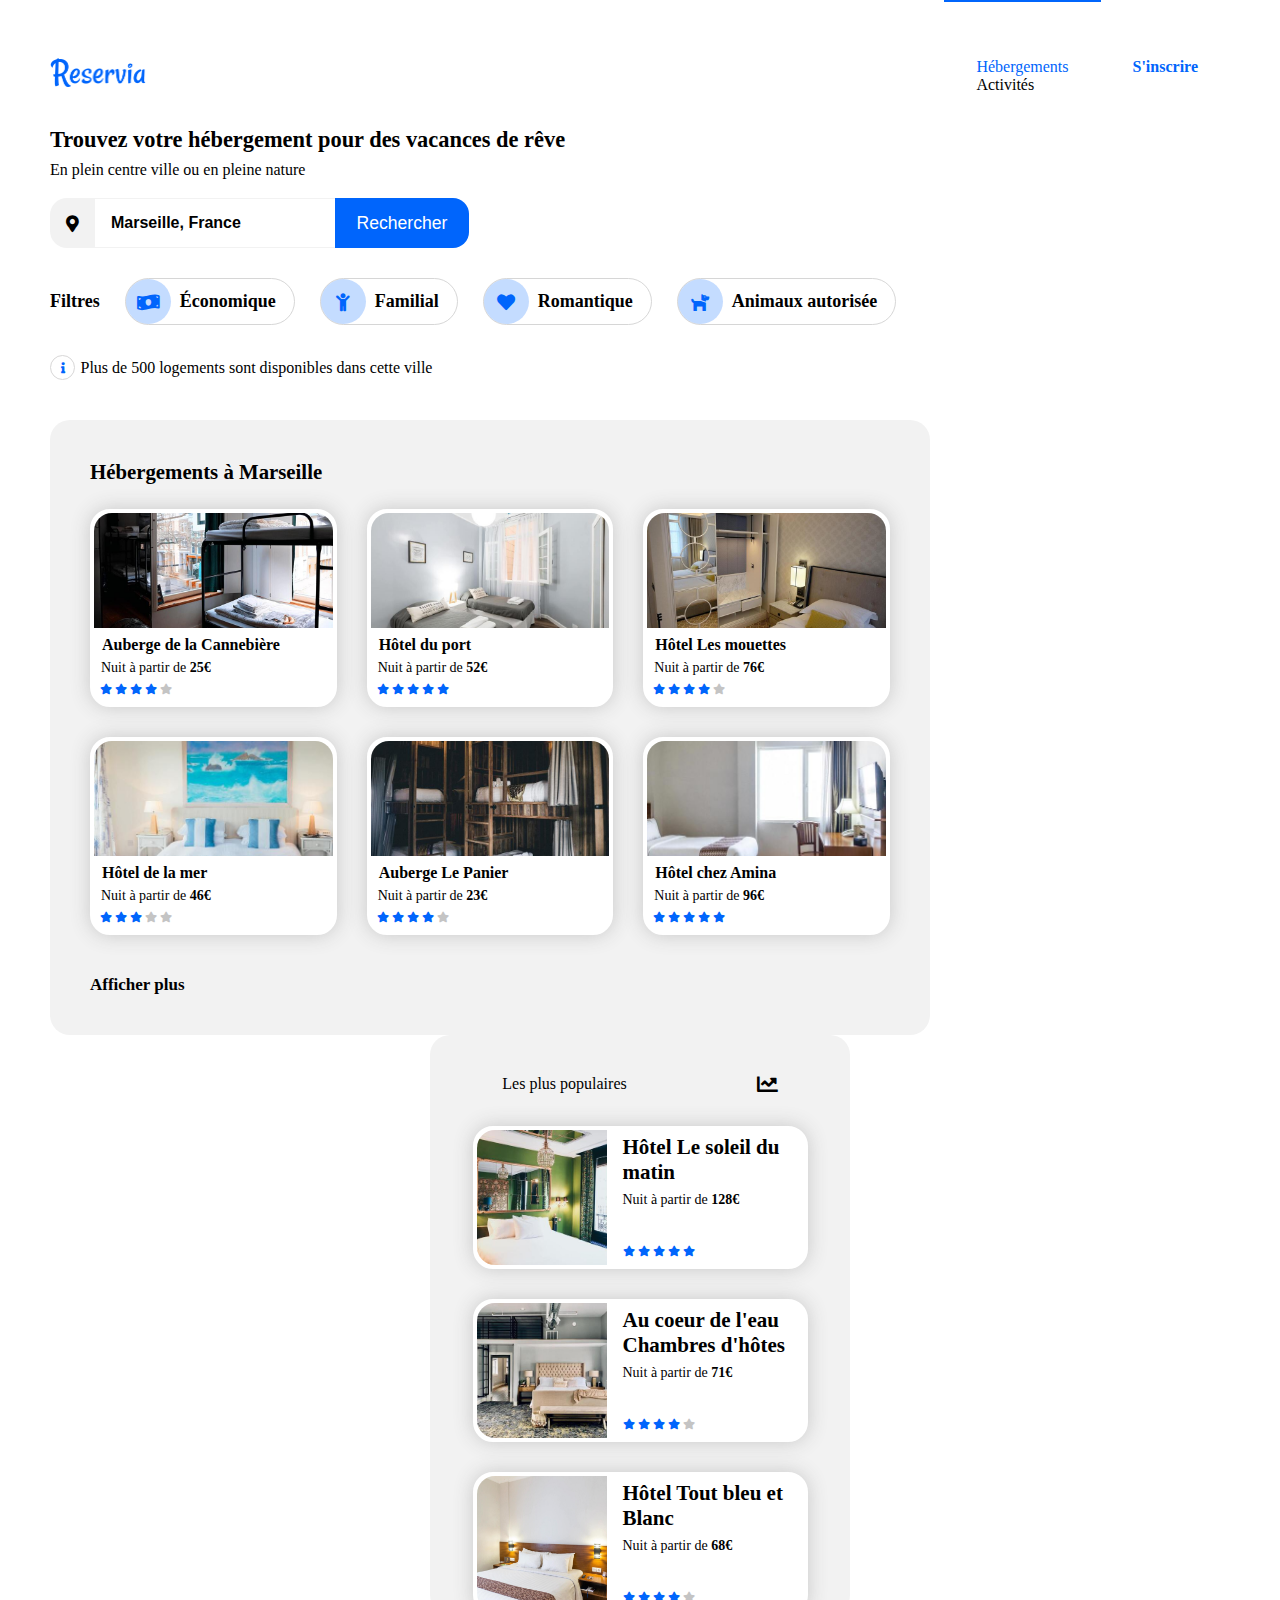
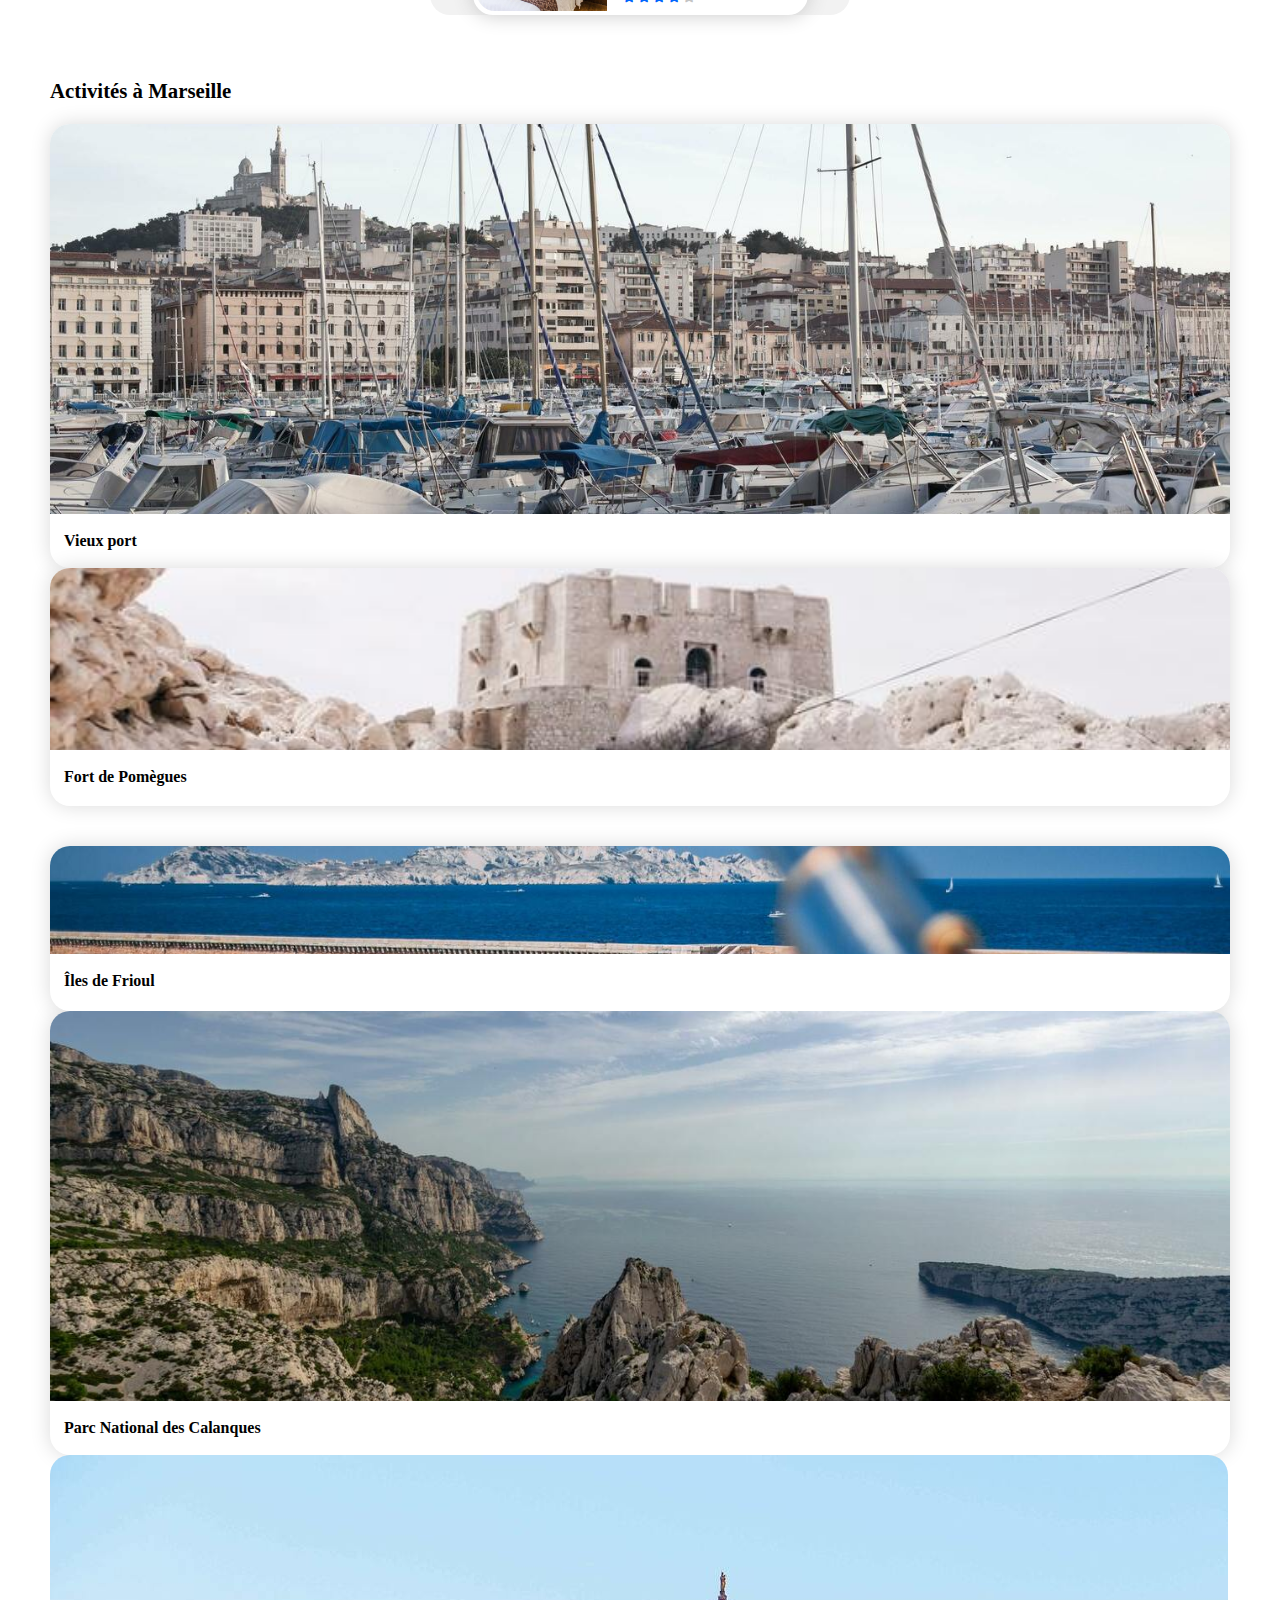
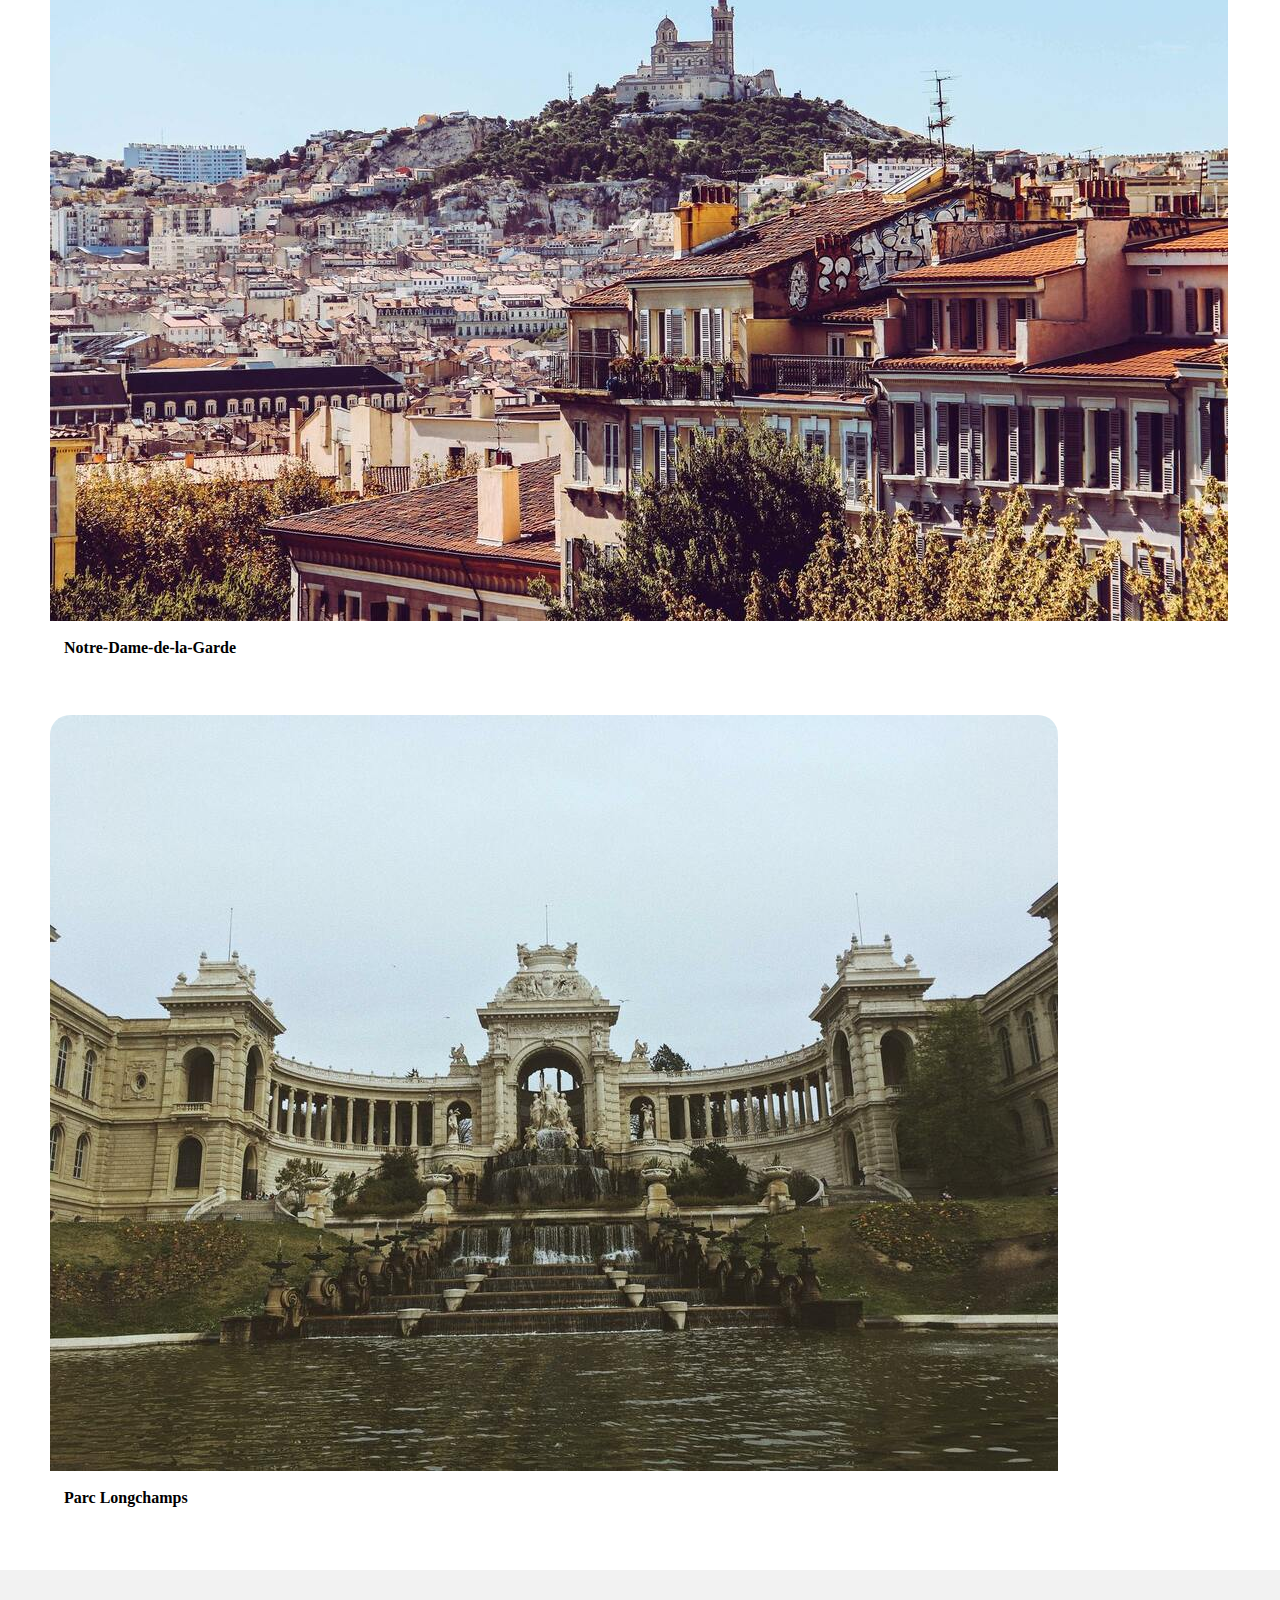
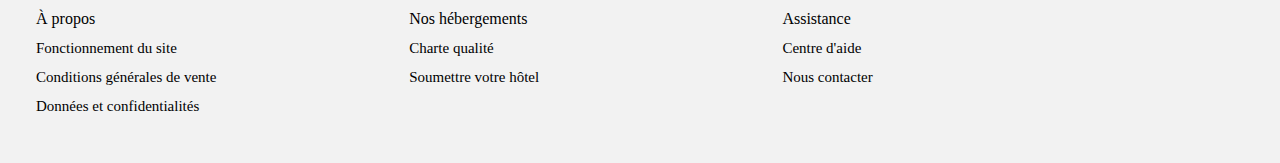
<file: Index.html>
<!DOCTYPE html>
<html lang="fr">
<head>
    <meta charset="UTF-8">
    <meta http-equiv="X-UA-Compatible" content="IE=edge">
    <meta name="viewport" content="width=device-width, initial-scale=1.0">
    <link rel="stylesheet" href="style.css">
    <link rel="stylesheet" href="fontawesome/css/all.css">
    <title>Reservia</title>
</head>
    <body>
        <div id=blocpage>
            <header>
                <div id="titre_principal">
                    <img src="images/logo/Reservia@3x.png">
                    <div id=sous-titres>
                        <h2>Trouvez votre hébergement pour des vacances de rêve</h2>
                        <h3>En plein centre ville ou en pleine nature</h3>
                    </div>
                </div>
            
                <nav>
                    <ul>
                        <div id="nav_mobile">
                            <li class="H-A_mobile" id="nav1"><a href="#hebergement">Hébergements</a></li>
                            <li class="H-A_mobile" id="nav2"><a href="#activités">Activités</a></li>
                        </div>
                     <li id=inscrire><a href="#">S'inscrire</a></li>
                    </ul>
                </nav>
            </header>
            <div id="recherche">
                <div id=ville>
                    <form method=post action=traitement.php>
                        <p>
                            <span id="position"><i class="fas fa-map-marker-alt"></i></span>
                            <input class="case" type="search" name=ville placeholder="Marseille, France"/>
                            <button type="submit" class="bouton">
                                <span id="text_bouton">Rechercher</span>
                                <i class="fas fa-search"></i>
                            </button>
                        </p>
                    </form>
                </div>
                <div id=filtres>
                    <form method=post action=traitement.php>
                        <p>
                            <span class="filtre">Filtres</span>
                            <a href="#"><i class="fas fa-money-bill-wave"></i><span class="filtres">Économique</span></a>
                            <a href="#"><i class="fas fa-child"></i><span class="filtres">Familial</span></a>
                            <a href="#"><i class="fas fa-heart"></i><span class="filtres">Romantique</span></a>
                            <a href="#"><i class="fas fa-dog"></i><span class="filtres">Animaux autorisée</span></a>
                        </p>
                    </form>
                </div>
                <div id=disponibilité>
                    <i class="fas fa-info"></i>
                    <p> Plus de 500 logements sont disponibles dans cette ville</p>
                </div>
            </div>

            <section>
                <div id=hebergement>
                    <h1>Hébergements à Marseille</h1>
                    <ul>
                    <li><a class="voir_plus" href="#"><img src="images/hebergements/4_small/marcus-loke.jpg" alt="appartement">
                        <h2>Auberge de la Cannebière</h2>
                        <p>Nuit à partir de <span class="prix">25€</span></p>
                        <div class=hebergement_star>
                            <span class="bluestar"><i class="fas fa-star"></i></span>
                            <span class="bluestar"><i class="fas fa-star"></i></span>
                            <span class="bluestar"><i class="fas fa-star"></i></span>
                            <span class="bluestar"><i class="fas fa-star"></i></span>
                            <span class="greystar"><i class="fas fa-star"></i></span>
                        </div>
                    </a></li>
                    <li><a class="voir_plus" href="#"><img src="images/hebergements/4_small/fred-kleber.jpg">
                        <h2>Hôtel du port</h2>
                        <p>Nuit à partir de <span class="prix">52€</span></p>
                        <div class=hebergement_star>
                            <span class="bluestar"><i class="fas fa-star"></i></span>
                            <span class="bluestar"><i class="fas fa-star"></i></span>
                            <span class="bluestar"><i class="fas fa-star"></i></span>
                            <span class="bluestar"><i class="fas fa-star"></i></span>
                            <span class="bluestar"><i class="fas fa-star"></i></span>
                        </div>
                    </a></li>
                    <li><a class="voir_plus" href="#"><img src="images/hebergements/4_small/reisetopia.jpg">
                        <h2>Hôtel Les mouettes</h2>
                        <p>Nuit à partir de <span class="prix">76€</span></p>
                        <div class=hebergement_star>
                            <span class="bluestar"><i class="fas fa-star"></i></span>
                            <span class="bluestar"><i class="fas fa-star"></i></span>
                            <span class="bluestar"><i class="fas fa-star"></i></span>
                            <span class="bluestar"><i class="fas fa-star"></i></span>
                            <span class="greystar"><i class="fas fa-star"></i></span>
                        </div>
                    </a></li>
                    <li><a class="voir_plus" href="#"><img src="images/hebergements/4_small/annie-spratt.jpg">
                        <h2>Hôtel de la mer</h2>
                        <p>Nuit à partir de <span class="prix">46€</span></p>
                        <div class=hebergement_star>
                            <span class="bluestar"><i class="fas fa-star"></i></span>
                            <span class="bluestar"><i class="fas fa-star"></i></span>
                            <span class="bluestar"><i class="fas fa-star"></i></span>
                            <span class="greystar"><i class="fas fa-star"></i></span>
                            <span class="greystar"><i class="fas fa-star"></i></span>
                        </div>
                    </a></li>
                    <li><a class="voir_plus" href="#"><img src="images/hebergements/4_small/nicate-lee.jpg">
                        <h2>Auberge Le Panier</h2>
                        <p>Nuit à partir de <span class="prix">23€</span></p>
                        <div class=hebergement_star>
                            <span class="bluestar"><i class="fas fa-star"></i></span>
                            <span class="bluestar"><i class="fas fa-star"></i></span>
                            <span class="bluestar"><i class="fas fa-star"></i></span>
                            <span class="bluestar"><i class="fas fa-star"></i></span>
                            <span class="greystar"><i class="fas fa-star"></i></span>
                        </div>
                    </a></li>
                    <li><a class="voir_plus" href="#"><img src="images/hebergements/4_small/febrian-zakaria.jpg">
                        <h2>Hôtel chez Amina</h2>
                        <p>Nuit à partir de <span class="prix">96€</span></p>
                        <div class=hebergement_star>
                            <span class="bluestar"><i class="fas fa-star"></i></span>
                            <span class="bluestar"><i class="fas fa-star"></i></span>
                            <span class="bluestar"><i class="fas fa-star"></i></span>
                            <span class="bluestar"><i class="fas fa-star"></i></span>
                            <span class="bluestar"><i class="fas fa-star"></i></span>
                        </div>
                    </a></li>
                    </ul>
                    <a class="afficher" href="#">Afficher plus</a>
                </div>

                <aside>
                    <div id="titre_aside">
                        <h1>Les plus populaires</h1>
                        <i class="fas fa-chart-line"></i>
                    </div>
                    <ul>
                    <li><a href="#" class="voir_plus"><img src="images/hebergements/4_small/emile-guillemot.jpg">
                        <div class="aside_description">
                            <h2>Hôtel Le soleil du matin</h2>
                            <p>Nuit à partir de <span class="prix">128€</span></p>
                            <div class="aside_star">
                                <span class="bluestar"><i class="fas fa-star"></i></span>
                                <span class="bluestar"><i class="fas fa-star"></i></span>
                                <span class="bluestar"><i class="fas fa-star"></i></span>
                                <span class="bluestar"><i class="fas fa-star"></i></span>
                                <span class="bluestar"><i class="fas fa-star"></i></span>
                            </div>
                        </div>                   
                    </a></li>
                    <li><a href="#" class="voir_plus"><img src="images/hebergements/4_small/aw-creative.jpg">
                        <div class="aside_description">
                            <h2>Au coeur de l'eau Chambres d'hôtes</h2>
                            <p>Nuit à partir de <span class="prix">71€</span></p>
                            <div class=aside_star>
                                <span class="bluestar"><i class="fas fa-star"></i></span>
                                <span class="bluestar"><i class="fas fa-star"></i></span>
                                <span class="bluestar"><i class="fas fa-star"></i></span>
                                <span class="bluestar"><i class="fas fa-star"></i></span>
                                <span class="greystar"><i class="fas fa-star"></i></span>
                            </div>
                        </div>
                    </a></li>
                    <li><a href="#" class="voir_plus"><img src="images/hebergements/3_medium/febrian-zakaria-2.jpg">
                        <div class="aside_description">
                            <h2>Hôtel Tout bleu et Blanc</h2>
                            <p>Nuit à partir de <span class="prix">68€</span></p>
                            <div class=aside_star>
                                <span class="bluestar"><i class="fas fa-star"></i></span>
                                <span class="bluestar"><i class="fas fa-star"></i></span>
                                <span class="bluestar"><i class="fas fa-star"></i></span>
                                <span class="bluestar"><i class="fas fa-star"></i></span>
                                <span class="greystar"><i class="fas fa-star"></i></span>
                            </div>
                        </div>
                    </a></li>
                    </ul>
                </aside>

                <div id=activités>
                    <h1>Activités à Marseille</h1>
                    <ul>
                    <li class="big_pics_name"><a href="#" class="voir_plus"><img class="big_pics" src="images/activites/3_medium/reno-laithienne.jpg">
                        <h2>Vieux port</h2>
                    </a></li>
                    <div class="colonne">
                        <li class="pomègues_name"><a href="#" class="voir_plus"><img class="pomègues" src="images/activites/3_medium/paul-hermann.jpg">
                            <h2>Fort de Pomègues</h2>
                        </a></li>
                        <li class="frioul_name"><a href="#" class="voir_plus"><img class="frioul" src="images/activites/3_medium/kevin-hikari.jpg">
                            <h2>Îles de Frioul</h2>
                        </a></li>
                    </div>
                    <li class="big_pics_name"><a href="#" class="voir_plus"><img class="big_pics" src="images/activites/3_medium/kilyan-sockalingum.jpg">
                        <h2>Parc National des Calanques</h2>
                    </a></li>
                    <div class="colonne">
                        <li class="little_pics_name" ><a href="#" class="voir_plus"><img class="little_pics" src="images/activites/3_medium/florian-wehde.jpg">
                            <h2>Notre-Dame-de-la-Garde</h2>
                        </a></li>
                        <li class="little_pics_name"><a href="#" class="voir_plus"><img class="little_pics" src="images/activites/3_medium/lena-paulin.jpg">
                            <h2>Parc Longchamps</h2>
                        </a></li>
                    </div>
                    </ul>
                </div>
            </section>

            <footer>
                <div id=infos>
                    <div class="infos" id=a_propos>
                        <h1>À propos</h1>
                        <p><a href="#">Fonctionnement du site</a></p>
                        <p><a href="#">Conditions générales de vente</a></p>
                        <p><a href="#">Données et confidentialités</a></p>
                    </div>
        
                    <div class="infos" id=nos_hebergements>
                        <h1>Nos hébergements</h1>
                        <p><a href="#">Charte qualité</a></p>
                        <p><a href="#">Soumettre votre hôtel</a></p>
                    </div>
        
                    <div class="infos" id="assistance">
                        <h1>Assistance</h1>
                        <p><a href="#">Centre d'aide</a></p>
                        <p><a href="#">Nous contacter</a></p>
                    </div>
                </div>
            </footer>
        </div>
    </body>
</html>
</file>
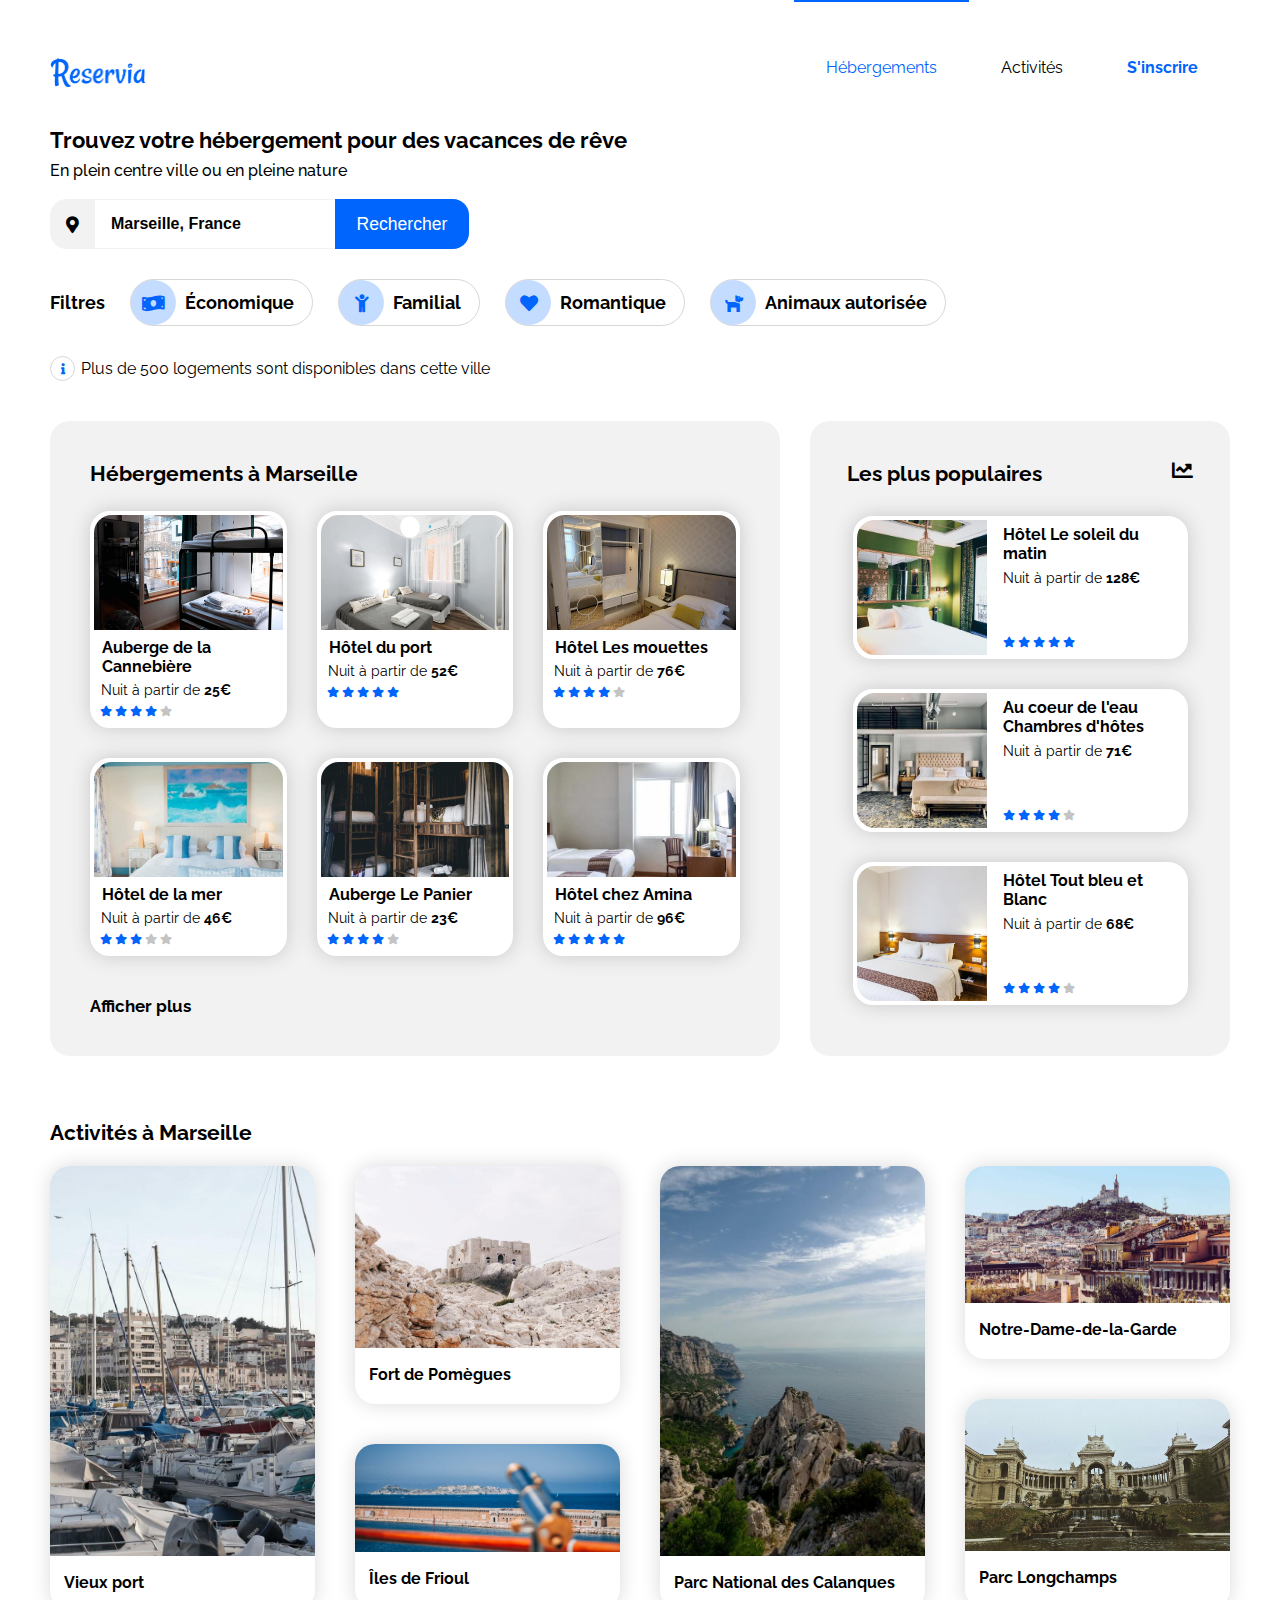
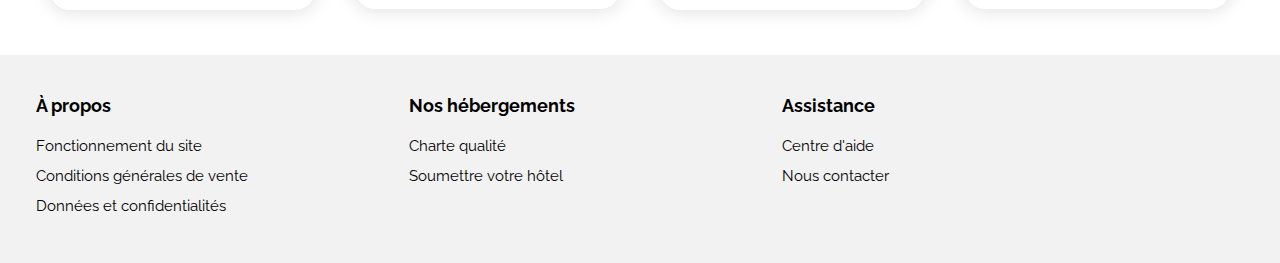
<file: index.html>
<!DOCTYPE html>
<html lang="fr">
<head>
    <meta charset="UTF-8">
    <meta http-equiv="X-UA-Compatible" content="IE=edge">
    <meta name="viewport" content="width=device-width, initial-scale=1.0">
    <meta name="google-site-verification" content="lqnRlyedOtFqRQeArQbL7fVIUrrGDWMS2F5O3XhSAl4" />
    <link rel="stylesheet" href="style.css">
    <link rel="stylesheet" href="fontawesome/css/all.css">
    <link rel="preconnect" href="https://fonts.googleapis.com">
    <link rel="preconnect" href="https://fonts.gstatic.com" crossorigin>
    <link href="https://fonts.googleapis.com/css2?family=Raleway:ital,wght@0,100;0,200;0,300;0,400;0,500;0,600;0,700;0,800;0,900;1,100;1,200;1,300;1,400;1,500;1,600;1,700;1,800;1,900&display=swap" rel="stylesheet">
    <title>Reservia</title>
</head>
    <body>
        <div id=blocpage>
            <header>
                <div id="titre_principal">
                    <img src="images/logo/Reservia@3x.png" alt="Logo Reservia">
                    <div id=sous-titres>
                        <h2>Trouvez votre hébergement pour des vacances de rêve</h2>
                        <h3>En plein centre ville ou en pleine nature</h3>
                    </div>
                </div>
            
                <nav>
                    <ul id="nav_mobile">
                            <li class="H-A_mobile" id="nav1"><a href="#hebergement">Hébergements</a></li>
                            <li class="H-A_mobile" id="nav2"><a href="#activités">Activités</a></li>
                    </ul>
                    <ul>
                        <li id=inscrire><a href="#">S'inscrire</a></li>
                    </ul>
                </nav>
            </header>
            <div id="recherche">
                <div id=ville>
                    <form method=post action=traitement.php>
                        <p>
                            <span id="position"><i class="fas fa-map-marker-alt"></i></span>
                            <input class="case" type="search" name=ville placeholder="Marseille, France"/>
                            <button type="submit" class="bouton">
                                <span id="text_bouton">Rechercher</span>
                                <i class="fas fa-search"></i>
                            </button>
                        </p>
                    </form>
                </div>
                <div id=filtres>
                    <form method=post action=traitement.php>
                        <p>
                            <span class="filtre">Filtres</span>
                            <a href="#"><i class="fas fa-money-bill-wave"></i><span class="filtres">Économique</span></a>
                            <a href="#"><i class="fas fa-child"></i><span class="filtres">Familial</span></a>
                            <a href="#"><i class="fas fa-heart"></i><span class="filtres">Romantique</span></a>
                            <a href="#"><i class="fas fa-dog"></i><span class="filtres">Animaux autorisée</span></a>
                        </p>
                    </form>
                </div>
                <div id=disponibilité>
                    <i class="fas fa-info"></i>
                    <p> Plus de 500 logements sont disponibles dans cette ville</p>
                </div>
            </div>

            <section>
               <div id="top_section">
                    <div id=hebergement>
                        <h1>Hébergements à Marseille</h1>
                        <ul>
                        <li><a class="voir_plus" href="#"><img src="images/hebergements/4_small/marcus-loke.jpg" alt="Auberge">
                            <h2>Auberge de la Cannebière</h2>
                            <p>Nuit à partir de <span class="prix">25€</span></p>
                            <div class=hebergement_star>
                                <span class="bluestar"><i class="fas fa-star"></i></span>
                                <span class="bluestar"><i class="fas fa-star"></i></span>
                                <span class="bluestar"><i class="fas fa-star"></i></span>
                                <span class="bluestar"><i class="fas fa-star"></i></span>
                                <span class="greystar"><i class="fas fa-star"></i></span>
                            </div>
                        </a></li>
                        <li><a class="voir_plus" href="#"><img src="images/hebergements/4_small/fred-kleber.jpg" alt="Hôtel">
                            <h2>Hôtel du port</h2>
                            <p>Nuit à partir de <span class="prix">52€</span></p>
                            <div class=hebergement_star>
                                <span class="bluestar"><i class="fas fa-star"></i></span>
                                <span class="bluestar"><i class="fas fa-star"></i></span>
                                <span class="bluestar"><i class="fas fa-star"></i></span>
                                <span class="bluestar"><i class="fas fa-star"></i></span>
                                <span class="bluestar"><i class="fas fa-star"></i></span>
                            </div>
                        </a></li>
                        <li><a class="voir_plus" href="#"><img src="images/hebergements/4_small/reisetopia.jpg" alt="Hôtel">
                            <h2>Hôtel Les mouettes</h2>
                            <p>Nuit à partir de <span class="prix">76€</span></p>
                            <div class=hebergement_star>
                                <span class="bluestar"><i class="fas fa-star"></i></span>
                                <span class="bluestar"><i class="fas fa-star"></i></span>
                                <span class="bluestar"><i class="fas fa-star"></i></span>
                                <span class="bluestar"><i class="fas fa-star"></i></span>
                                <span class="greystar"><i class="fas fa-star"></i></span>
                            </div>
                        </a></li>
                        <li><a class="voir_plus" href="#"><img src="images/hebergements/4_small/annie-spratt.jpg" alt="Hôtel">
                            <h2>Hôtel de la mer</h2>
                            <p>Nuit à partir de <span class="prix">46€</span></p>
                            <div class=hebergement_star>
                                <span class="bluestar"><i class="fas fa-star"></i></span>
                                <span class="bluestar"><i class="fas fa-star"></i></span>
                                <span class="bluestar"><i class="fas fa-star"></i></span>
                                <span class="greystar"><i class="fas fa-star"></i></span>
                                <span class="greystar"><i class="fas fa-star"></i></span>
                            </div>
                        </a></li>
                        <li><a class="voir_plus" href="#"><img src="images/hebergements/4_small/nicate-lee.jpg" alt="Auberge">
                            <h2>Auberge Le Panier</h2>
                            <p>Nuit à partir de <span class="prix">23€</span></p>
                            <div class=hebergement_star>
                                <span class="bluestar"><i class="fas fa-star"></i></span>
                                <span class="bluestar"><i class="fas fa-star"></i></span>
                                <span class="bluestar"><i class="fas fa-star"></i></span>
                                <span class="bluestar"><i class="fas fa-star"></i></span>
                                <span class="greystar"><i class="fas fa-star"></i></span>
                            </div>
                        </a></li>
                        <li><a class="voir_plus" href="#"><img src="images/hebergements/4_small/febrian-zakaria.jpg" alt="Hôtel">
                            <h2>Hôtel chez Amina</h2>
                            <p>Nuit à partir de <span class="prix">96€</span></p>
                            <div class=hebergement_star>
                                <span class="bluestar"><i class="fas fa-star"></i></span>
                                <span class="bluestar"><i class="fas fa-star"></i></span>
                                <span class="bluestar"><i class="fas fa-star"></i></span>
                                <span class="bluestar"><i class="fas fa-star"></i></span>
                                <span class="bluestar"><i class="fas fa-star"></i></span>
                            </div>
                        </a></li>
                        </ul>
                        <a class="afficher" href="#">Afficher plus</a>
                    </div>

                    <aside>
                        <div id="titre_aside">
                            <h2>Les plus populaires</h2>
                            <i class="fas fa-chart-line"></i>
                        </div>
                        <ul>
                        <li><a href="#" class="voir_plus"><img src="images/hebergements/4_small/emile-guillemot.jpg" alt="Hôtel">
                            <div class="aside_description">
                                <h3>Hôtel Le soleil du matin</h3>
                                <p>Nuit à partir de <span class="prix">128€</span></p>
                                <div class="aside_star">
                                    <span class="bluestar"><i class="fas fa-star"></i></span>
                                    <span class="bluestar"><i class="fas fa-star"></i></span>
                                    <span class="bluestar"><i class="fas fa-star"></i></span>
                                    <span class="bluestar"><i class="fas fa-star"></i></span>
                                    <span class="bluestar"><i class="fas fa-star"></i></span>
                                </div>
                            </div>                   
                        </a></li>
                        <li><a href="#" class="voir_plus"><img src="images/hebergements/4_small/aw-creative.jpg" alt="Chambre d'hôtes">
                            <div class="aside_description">
                                <h3>Au coeur de l'eau Chambres d'hôtes</h3>
                                <p>Nuit à partir de <span class="prix">71€</span></p>
                                <div class="aside_star">
                                    <span class="bluestar"><i class="fas fa-star"></i></span>
                                    <span class="bluestar"><i class="fas fa-star"></i></span>
                                    <span class="bluestar"><i class="fas fa-star"></i></span>
                                    <span class="bluestar"><i class="fas fa-star"></i></span>
                                    <span class="greystar"><i class="fas fa-star"></i></span>
                                </div>
                            </div>
                        </a></li>
                        <li><a href="#" class="voir_plus"><img src="images/hebergements/3_medium/febrian-zakaria-2.jpg" alt="Hôtel">
                            <div class="aside_description">
                                <h3>Hôtel Tout bleu et Blanc</h3>
                                <p>Nuit à partir de <span class="prix">68€</span></p>
                                <div class="aside_star">
                                    <span class="bluestar"><i class="fas fa-star"></i></span>
                                    <span class="bluestar"><i class="fas fa-star"></i></span>
                                    <span class="bluestar"><i class="fas fa-star"></i></span>
                                    <span class="bluestar"><i class="fas fa-star"></i></span>
                                    <span class="greystar"><i class="fas fa-star"></i></span>
                                </div>
                            </div>
                        </a></li>
                        </ul>
                    </aside>
                </div>


                <div id=activités>
                    <h1>Activités à Marseille</h1>
                    <div id="activité_global">
                        <div class="bloc">
                            <div class="colonne big_pics_name"><a href="#" class="voir_plus"><img class="big_pics" src="images/activites/3_medium/reno-laithienne.jpg" alt="Vieux port">
                                <h2>Vieux port</h2></a>
                            </div>
                            <div class="colonne">
                                <div class="pomègues_name"><a href="#" class="voir_plus"><img class="pomègues" src="images/activites/3_medium/paul-hermann.jpg" alt="Fort de Pomègues">
                                    <h2>Fort de Pomègues</h2></a>
                                </div>
                                <div class="frioul_name"><a href="#" class="voir_plus"><img class="frioul" src="images/activites/3_medium/kevin-hikari.jpg" alt="Îles de Frioul">
                                    <h2>Îles de Frioul</h2></a>
                                </div>
                            </div>
                        </div>
                
                        <div class="bloc">
                            <div class="colonne big_pics_name"><a href="#" class="voir_plus"><img class="big_pics" src="images/activites/3_medium/kilyan-sockalingum.jpg" alt="Parc National des Calanques">
                                <h2>Parc National des Calanques</h2></a>
                            </div>
                            <div class="colonne">
                                <div class="ndg_name"><a href="#" class="voir_plus"><img class="ndg" src="images/activites/3_medium/florian-wehde.jpg" alt="Notre-Dame-de-la-Garde">
                                    <h2>Notre-Dame-de-la-Garde</h2></a>
                                </div>
                                <div class="longchamps_name"><a href="#" class="voir_plus"><img class="longchamps" src="images/activites/3_medium/lena-paulin.jpg" alt="Parc Longchamps">
                                    <h2>Parc Longchamps</h2></a>
                                </div>
                            </div>
                        </div>
                    </div>    
                </div>
            </section>

            <footer>
                <div id=infos>
                    <div class="infos" id=a_propos>
                        <h2>À propos</h2>
                        <p><a href="#">Fonctionnement du site</a></p>
                        <p><a href="#">Conditions générales de vente</a></p>
                        <p><a href="#">Données et confidentialités</a></p>
                    </div>
        
                    <div class="infos" id=nos_hebergements>
                        <h2>Nos hébergements</h2>
                        <p><a href="#">Charte qualité</a></p>
                        <p><a href="#">Soumettre votre hôtel</a></p>
                    </div>
        
                    <div class="infos" id="assistance">
                        <h2>Assistance</h2>
                        <p><a href="#">Centre d'aide</a></p>
                        <p><a href="#">Nous contacter</a></p>
                    </div>
                </div>
            </footer>
        </div>
    </body>
</html>
</file>
<file: style.css>
* {box-sizing: border-box;}
html,body,ul,li,h1,h2,h3,h4,h5,p,img {margin: 0; padding: 0; font-weight: normal;}
body {font-size: 16px; font-weight: normal;}
h1,h2,h3,h4,h5,p {font-size: 1rem;}
img {display: block;}
a {color: black; text-decoration: none;}
ul {list-style-type: none;}

/* page entière */ 

#blocpage {
    margin: 50px auto 0em auto;
    max-width: 1440px;
    padding: 0 50px;
}

body {
    font-family: "raleway";
}


/* header, titre principal */

header {
    display: flex;
    justify-content: space-between;
}

#titre_principal {
    display: flex;
    flex-direction: column;
    width:auto;
}

header img {
    width: 6em;
}

#sous-titres {
    margin-top: 2em;
}

header h2 {
    font-size: 1.4em;
    font-weight: 700;
}

header h3 {
    padding-top: 0.5em;
    font-size: 1em;
    font-weight: 500;
}

/* Header, nav */

nav{
    display: flex;
    height: 3em;
    width: auto;
    margin-top: 0.5em;
}

#nav1 a{
    color: #0065FC;
    border-top: #0065FC solid 3px;
    padding-top: 56px;
    width: 100%;
}

nav a:hover {
    color: #0065FC;
    border-top: #0065FC solid 3px;
    padding-top: 56px;
    width: 100%;
}

#inscrire a {
    color: #0065FC;
    font-weight: bolder;
}

#inscrire a:visited {
    color: #0065FC ;
}

nav a {
    padding: 0em 2em;
    font-size: 1em;
}

nav ul {
    list-style-type: none;
    display: flex;
    justify-content: space-around;
}

#hébergements {
    color: #0065FC;
}


/* Recherche */
    /* Recherche */

#recherche {
    height: auto;
    margin-top: 1.2em;
    display: flex;
    flex-direction: column;
    justify-content: space-between;
}


#position i {
    font-size: 17px;
    text-align: center;
    padding: 1em 0;
    width: 45px;
    height: 50px;
    border-radius: 1em 0em 0em 1em;
    background-color:#F2F2F2;

}

#ville p {
    display: flex;
    height: 50px;
}

.case {
    min-width: 235px;
    max-width: 300px;
    width: 100%;
    padding-left: 1em;
    border: none;
    border-top: solid thin #F2F2F2;
    border-bottom: solid thin #F2F2F2;
    font-weight:600;
    font-size: 1em;
}

.bouton {
    background-color: #0065FC;
    color: white;
    border: none;
    min-width: 55px;
    border-radius: 1em;
    cursor: pointer;
    position: relative;
    right: 2em;
}

.bouton i {
    font-size: 1.3em;
}

#text_bouton {
    font-size: 1.1em;
    font-weight: 500;
}

input[type="search"]{
    outline-style: none;
}

::placeholder {
    color: black;
    opacity: 1;
}

    /* Filtres */

#filtres p{
    font-size: 18px;
    margin: 23px 0;
    display: flex;
    column-gap: 25px;
    align-items: center;
    font-weight: 700;
    flex-wrap: wrap;
}

#filtres a {
    color: black;
    display: flex;
    align-items: center;
    font-weight: 700;
    border: rgba(206, 206, 206, 0.842) thin solid ;
    border-radius: 15em;
    margin: 7px 0;
}

#filtres p :hover {
    text-decoration: none;
}

#filtres i {
    color: #0065FC;
    display: flex;
    align-items: center;
    justify-content: center;
    width: 2.5em;
    height: 2.5em;
    border-radius: 16em;
    background-color: rgba(0, 102, 255, 0.233);
}

.filtres {
    padding: 0em 1em 0em 0.5em
}

#filtres a:hover {
    background-color: #F2F2F2;
}

#disponibilité {
    display: flex;
    align-items: center;
}

#disponibilité i{
    font-size: 11px;
    margin-right: 0.5em;
    color: #0065FC;
    border: #d8d7d7 solid thin;
    min-width: 25px;
    min-height: 25px;
    max-width: 25px;
    max-height: 25px;
    border-radius: 30em 30em;
    display: flex;
    justify-content: center;
    align-items: center;
}

#disponibilité p {
    font-size: 16px;
}

/* section */

section {
    margin-top: 2.5em;
}

#top_section {
    display: flex;
    flex-direction: row-reverse;
    justify-content: space-between;
    gap: 30px;
    height: auto;
}

section h2 {
    font-size: 1.1em;
    font-weight: 800;
}
 
section p {
    font-size: 0.95em;
}

.voir_plus {
    color: black;
}

.voir_plus:hover{
    text-decoration: none;
    color: black;
}

.prix {
    font-weight: 700;
}

    /* Hébergement */

#hebergement {
    background-color: #F2F2F2;
    padding: 40px;
    width: 100%;
    max-width: 880px;
    height: auto;
    border-radius: 20px;
    order: 2;
    gap: 30px;
}

#hebergement h1 {
    font-weight: 700;
    font-size: 1.3em;
    margin-bottom: 25px;
}

#hebergement ul {
    display: flex;
    flex-wrap: wrap;
    gap: 30px;
    margin-bottom: 40px;
}

#hebergement img {
    width: 100%;
    height: 115px;
    border-radius: 18px 18px 0px 0px;  
    object-fit: cover;
}

#hebergement li {
    border: rgb(255, 255, 255) solid 4px;
    background-color: white;
    height: auto;
    border-radius: 20px;
    text-align: left;
    box-shadow: rgb(199, 199, 199) 0px 0px 20px 0px; 
    flex: 1;
    max-width: 400px;
    min-width: 190px;
}

#hebergement h2 {
    padding: 0.5em 0em 0.4em 0.5em;
    font-size: 16px;
    font-weight: 700;
}

#hebergement p {
    padding: 0em 0em 0.4em 0.5em;
    font-size: 14px;
}

.hebergement_star {
    padding-left: 0.5em;
    font-size: 12px;
    padding-bottom: 6px;
}

.bluestar {
    font-size: 0.9em;
    color: #0065FC;
}

.greystar {
    font-size: 0.9em;
    color: rgb(196, 196, 196);
}

.afficher {
    font-size: 17px;
    font-weight: 700;
    color: black;

}


    /* Aside */

aside {
    background-color: #F2F2F2;
    width: 100%;
    max-width: 420px;
    min-width: 375px;
    height: auto;
    border-radius: 20px;
    order: 1;
    margin: 0 auto;
    display: flex;
    flex-direction: column;
    align-items: center;
    gap: 30px;
}

#titre_aside {
    display: flex;
    gap: 130px;
    padding-top: 40px;
    width: auto;
}

aside h2 {
    font-size: 21px;
    font-weight: 700;
}

aside h3 {
    font-weight: 700;
    font-size: 16px;
}

#titre_aside i {
    font-size: 1.3em;
}

aside ul{
    display: flex;
    flex-direction: column;
    align-items: center;
    width: 100%;
    gap: 30px;
}

aside img {
    min-width: 130px;
    max-width: 130px;
    height: 135px;
    border-radius: 18px 0px 0px 18px;
    object-fit: cover;
}

aside li {
    background-color: rgb(255, 255, 255);
    border: white solid 4px;
    border-radius: 20px;
    width: 335px;
    box-shadow: rgb(199, 199, 199) 0px 0px 20px 0px;
    flex: 1;
}

aside a {
    display: flex;
}

.aside_description {
    padding-right: 10px;
    padding-left: 1em;
    padding-top: 5px;
    position: relative;    
}

aside p {
    padding-top: 0.5em;
    font-size: 14px;
}

.aside_star {
    font-size: 12px;
    position: absolute;
    bottom: 6px;
}


    /* activités */

.ndg {
    width: 100%;
    height: 137px;
}

.ndg_name {
    width: auto;
    border-radius: 20px;
    background-color: white;
    box-shadow: rgb(218, 218, 218) 0px 0px 20px 0px;
    height: 193px;
}

.longchamps {
    width: 100%;
    height: 152px;
}

.longchamps_name {
    width: auto;
    border-radius: 20px;
    background-color: white;
    box-shadow: rgb(218, 218, 218) 0px 0px 20px 0px;
    height: 210px;
}

.pomègues {
    width: 100%;
    height: 182px;
}

.pomègues_name {
    width: auto;
    border-radius: 20px;
    background-color: white;
    box-shadow: rgb(218, 218, 218) 0px 0px 20px 0px;
    height: 238px;
}

.frioul {
    width: 100%;
    height: 108px;
}

.frioul_name {
    border-radius: 20px;
    background-color: rgb(255, 255, 255);
    box-shadow: rgb(218, 218, 218) 0px 0px 20px 0px;
    height: 165px;
    width: auto;
}

.big_pics {
    width: 100%;
    height: 390px;
}

.big_pics_name {
    width: auto;
    border-radius: 20px;
    background-color: white;
    box-shadow: rgb(218, 218, 218) 0px 0px 20px 0px;
    height: 444px;
}

#activités {
    height: auto;
    width: 100%;
    margin-top: 4em;
    order: 3;
}

#activités h1{
    margin-bottom: 1em;
}

#activités img {
    object-fit: cover;
    border-radius: 20px 20px 0px 0px;
}

#activité_global {
    display: flex;
    gap: 40px;
    width: 100%;
    flex-wrap: wrap;
}

.bloc {
    height: 100%;
    flex: 1;
    display: flex;
    min-width: 200px;
    gap: 40px;
}

.colonne {
    min-width: 200px;
    width: 100%;
    display: flex;
    flex-direction: column;
    gap: 40px;
    flex: 1;
}

#activités h1 {
    font-weight: 700;
    font-size: 1.3em;
}

#activités h2 {
    font-size: 16px;
    font-weight: 700;
    padding-left: 14px;
    height: 54px;
    display: flex;
    flex-direction: column;
    justify-content: center;     
}


/* Footer */

footer {
    position: absolute;
    left: 0;
    width: 100%;
    background-color: #F2F2F2;
    padding-bottom: 3em;   
    margin-top: 45px;
}

#infos {
    display: flex;
    flex-wrap: wrap;
    max-width: 1420px;
    margin-left: auto;
    margin-right: auto;
    padding-left: 36px;
}

.infos {
    width: 30%;
    padding-top: 40px;
}

.infos h2 {
    font-size: 18px;
    padding-bottom: 0.5em;
    font-weight: 700;
}

.infos p {
    padding-top: 0.8em;
    font-size: 15px;
}

footer a {
    color: black;
}

footer a:hover {
    text-decoration: underline;
}


@media screen and (max-width: 1023px) {
    
    #activité_global {
        flex-direction: column;
    }
}


@media screen and (max-width: 850px) {
    
    #blocpage {
        padding: 0 20px;
        margin-top: 30px;
    }


    /* Header */

    #sous-titres {
        position: relative;
        margin-top: 6em;
        min-width: 18em;
    }


    /* Nav */

    #inscrire {
        position: absolute;
        top: 45px;
        right: 1em
    }

    #inscrire a:hover {
        border-top: none;
    }

    #nav_mobile {
        position: absolute;
        left: 0;
        top: 110px;
        width: 100%;
        display: flex;
        justify-content: space-around;
        order: 1;
    }
     
    #nav1 {
        border-bottom: #0065FC solid;
        width: 100%;
        padding-bottom: 0.8em;
        text-align: center;
    }

    #nav2 {
        border-bottom: #F2F2F2 solid;
        width: 100%;
        padding-bottom: 0.8em;
        text-align: center;
    }

    #nav2 a:hover {
        border-top: none; 
    }

    #nav2:hover {
        border-bottom: #0065FC solid;
    }

    #nav1 a{
        border-top: none;
    }

    
    /* Barre de recherche */

    .filtre {
        width: 100%;
    }
    
    #filtres p {
        column-gap: 11px;
    }

    #text_bouton {
        display: none;
        
    }


    /* Section */

    #top_section {
        flex-direction: column;
    }

    #hebergement ul, aside ul {
        gap: 12px;
    }

    #hebergement {
        margin-top: 650px;
        width: 100%;
        max-width: none;
        background-color: rgba(255, 255, 255, 0);
        padding: 0 0;
    }
    

    aside {
        position: absolute;
        left: 0;
        width: 100%;
        max-width: none;
        border-radius: 0;
        padding-bottom: 35px;
    }

    #titre_aside {
        gap: 110px;
        font-size: 18px;
    }

    #activité_global, .bloc, .colonne {
        gap: 23px;
    }


    /* Footer */

    #infos {
        flex-direction: column;
        padding-left: 0;
    }

    footer {
        margin-top: 2.5em;
        padding-top: 1.5em;
    }

    .infos {
        width: auto;
        padding-left: 20px;
    }
}


@media screen and (max-width: 500px) {

    .bloc {
        flex-direction: column;
    }

    #activités img {
        width: 100%;
        height: 8em;
        border-radius: 20px 20px 0px 0px;
    }

    .big_pics_name, .pomègues_name, .frioul_name, .ndg_name, .longchamps_name {
        background-color: white;
        height: 13.8em;
        border-radius: 20px;
        text-align: left;
        box-shadow: rgb(199, 199, 199) 0px 0px 20px 0px;
        flex: 1;
    }
}


@media screen and (max-width: 390px) {

    #hebergement img {
        height: 115px;
    }
}


@media screen and (min-width: 850px) {
    
    .bouton {
        background-color: #0065FC;
        color: white;
        border: none;
        border-radius: 0em 1em 1em 0em;
        cursor: pointer;
        font-size: 1em;
        position: static;
        min-width: 134px;
    }

    .case {
        width: 15em;
    }

    .bouton i {
        display: none
    }
}
</file>
